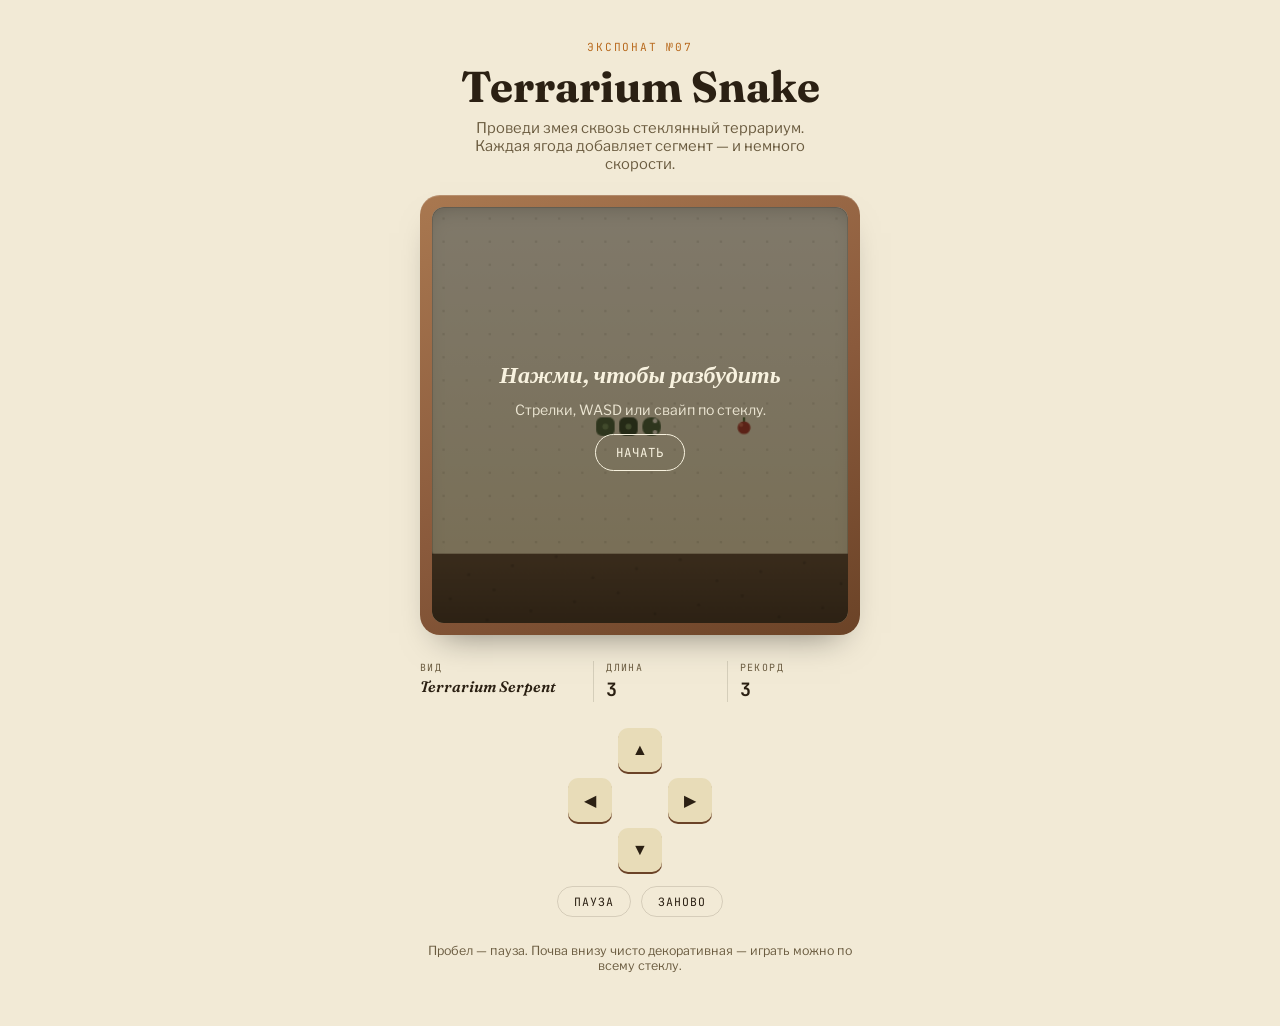
<file: index.html>
<!doctype html>
<html lang="ru">
<head>
<meta charset="UTF-8">
<meta name="viewport" content="width=device-width, initial-scale=1.0">
<title>Terrarium Snake</title>
<link rel="preconnect" href="https://fonts.googleapis.com">
<link rel="stylesheet" href="https://fonts.googleapis.com/css2?family=Fraunces:ital,opsz,wght@0,9..144,600;0,9..144,700;1,9..144,600&family=Libre+Franklin:wght@400;500;600&family=JetBrains+Mono:wght@500;700&display=swap">
<link rel="stylesheet" href="css/style.css">
</head>
<body>
  <div class="page">
    <header>
      <div class="eyebrow">Экспонат №07</div>
      <h1>Terrarium Snake</h1>
      <p class="sub">Проведи змея сквозь стеклянный террариум. Каждая ягода добавляет сегмент — и немного скорости.</p>
    </header>

    <div class="terrarium">
      <div class="glass">
        <canvas id="board" width="360" height="360" aria-label="Игровое поле"></canvas>
        <div class="overlay" id="overlay">
          <h2 id="overlayTitle">Нажми, чтобы разбудить</h2>
          <p id="overlayText">Стрелки, WASD или свайп по стеклу.</p>
          <button class="go-btn" id="overlayBtn">Начать</button>
        </div>
      </div>
    </div>

    <div class="placard">
      <div class="stat">
        <span class="stat-label">Вид</span>
        <span class="stat-value species">Terrarium Serpent</span>
      </div>
      <div class="stat">
        <span class="stat-label">Длина</span>
        <span class="stat-value" id="statLength">3</span>
      </div>
      <div class="stat">
        <span class="stat-label">Рекорд</span>
        <span class="stat-value" id="statBest">3</span>
      </div>
    </div>

    <div class="controls">
      <div class="dpad">
        <button class="up" aria-label="Вверх" data-dir="0,-1">&#9650;</button>
        <button class="left" aria-label="Влево" data-dir="-1,0">&#9664;</button>
        <button class="right" aria-label="Вправо" data-dir="1,0">&#9654;</button>
        <button class="down" aria-label="Вниз" data-dir="0,1">&#9660;</button>
      </div>
      <div class="textbtns">
        <button id="pauseBtn" type="button">Пауза</button>
        <button id="restartBtn" type="button">Заново</button>
      </div>
      <p class="hint">Пробел — пауза. Почва внизу чисто декоративная — играть можно по всему стеклу.</p>
    </div>
  </div>

  <script src="js/game.js"></script>
</body>
</html>
</file>
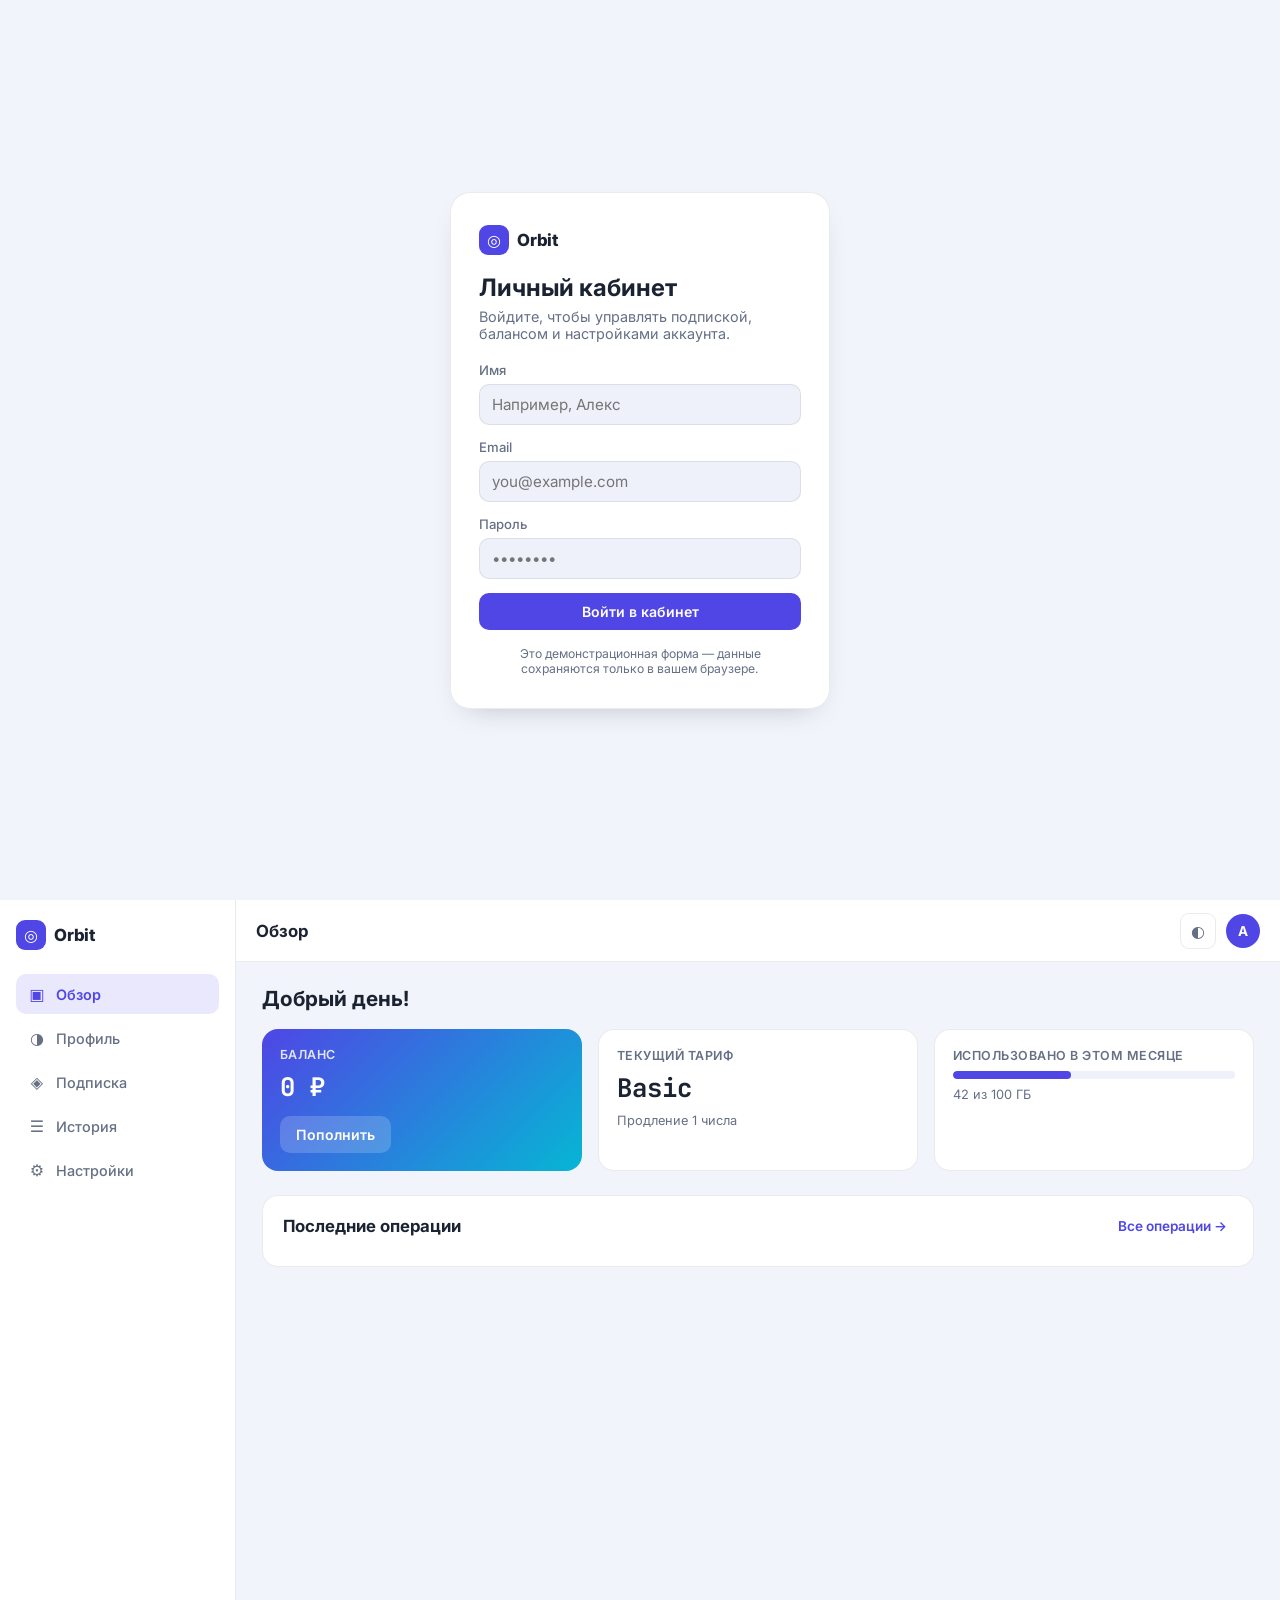
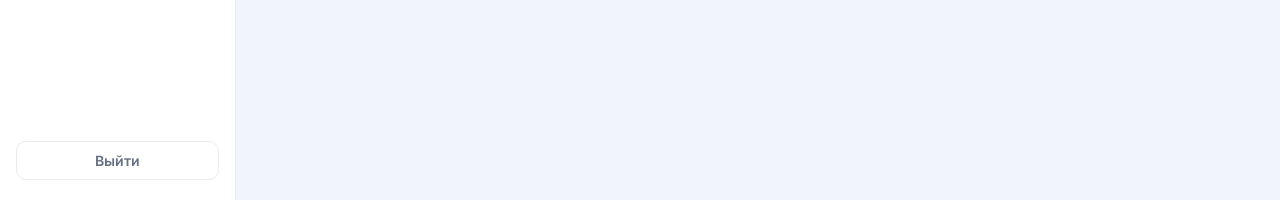
<file: dashboard/index.html>
<!doctype html>
<html lang="ru">
<head>
<meta charset="UTF-8">
<meta name="viewport" content="width=device-width, initial-scale=1.0">
<title>Orbit — Личный кабинет</title>
<link rel="preconnect" href="https://fonts.googleapis.com">
<link rel="stylesheet" href="https://fonts.googleapis.com/css2?family=Inter:wght@400;500;600;700;800&family=JetBrains+Mono:wght@500;700&display=swap">
<link rel="stylesheet" href="css/style.css">
</head>
<body>

  <!-- Экран входа -->
  <div class="auth" id="authScreen">
    <div class="auth-card">
      <div class="brand">
        <span class="brand-mark">◎</span>
        <span class="brand-name">Orbit</span>
      </div>
      <h1>Личный кабинет</h1>
      <p class="auth-sub">Войдите, чтобы управлять подпиской, балансом и настройками аккаунта.</p>

      <form id="loginForm" class="auth-form">
        <label>
          <span>Имя</span>
          <input type="text" id="loginName" placeholder="Например, Алекс" required>
        </label>
        <label>
          <span>Email</span>
          <input type="email" id="loginEmail" placeholder="you@example.com" required>
        </label>
        <label>
          <span>Пароль</span>
          <input type="password" id="loginPassword" placeholder="••••••••" required minlength="4">
        </label>
        <button type="submit" class="btn btn-primary btn-block">Войти в кабинет</button>
      </form>
      <p class="auth-hint">Это демонстрационная форма — данные сохраняются только в вашем браузере.</p>
    </div>
  </div>

  <!-- Кабинет -->
  <div class="app" id="app" hidden>
    <div class="sidebar-backdrop" id="sidebarBackdrop"></div>
    <aside class="sidebar">
      <div class="brand">
        <span class="brand-mark">◎</span>
        <span class="brand-name">Orbit</span>
      </div>
      <nav class="nav" id="nav">
        <button class="nav-item active" data-view="overview">
          <span class="nav-icon">▣</span> Обзор
        </button>
        <button class="nav-item" data-view="profile">
          <span class="nav-icon">◑</span> Профиль
        </button>
        <button class="nav-item" data-view="subscription">
          <span class="nav-icon">◈</span> Подписка
        </button>
        <button class="nav-item" data-view="history">
          <span class="nav-icon">☰</span> История
        </button>
        <button class="nav-item" data-view="settings">
          <span class="nav-icon">⚙</span> Настройки
        </button>
      </nav>
      <button class="btn btn-ghost btn-block" id="logoutBtn">Выйти</button>
    </aside>

    <div class="main">
      <header class="topbar">
        <button class="icon-btn" id="menuBtn" aria-label="Меню">☰</button>
        <div class="topbar-title" id="viewTitle">Обзор</div>
        <div class="topbar-actions">
          <button class="icon-btn" id="themeBtn" aria-label="Тема">◐</button>
          <div class="avatar" id="topAvatar">A</div>
        </div>
      </header>

      <main class="content">

        <!-- Обзор -->
        <section class="view active" data-view="overview">
          <p class="greeting" id="greeting">Добрый день!</p>

          <div class="cards-row">
            <div class="card card-balance">
              <span class="card-label">Баланс</span>
              <span class="card-value" id="balanceValue">0 ₽</span>
              <button class="btn btn-light" id="topUpBtn">Пополнить</button>
            </div>
            <div class="card">
              <span class="card-label">Текущий тариф</span>
              <span class="card-value" id="planName">Basic</span>
              <span class="card-note" id="planRenew">Продление 1 числа</span>
            </div>
            <div class="card">
              <span class="card-label">Использовано в этом месяце</span>
              <div class="progress"><div class="progress-fill" id="usageFill" style="width:42%"></div></div>
              <span class="card-note" id="usageText">42 из 100 ГБ</span>
            </div>
          </div>

          <div class="panel">
            <div class="panel-head">
              <h2>Последние операции</h2>
              <button class="link-btn" data-goto="history">Все операции →</button>
            </div>
            <ul class="tx-list" id="recentTx"></ul>
          </div>
        </section>

        <!-- Профиль -->
        <section class="view" data-view="profile">
          <div class="panel panel-narrow">
            <h2>Данные профиля</h2>
            <form id="profileForm" class="form-grid">
              <label>
                <span>Имя</span>
                <input type="text" id="profileName" required>
              </label>
              <label>
                <span>Email</span>
                <input type="email" id="profileEmail" required>
              </label>
              <label>
                <span>Телефон</span>
                <input type="tel" id="profilePhone" placeholder="+7 900 000-00-00">
              </label>
              <button type="submit" class="btn btn-primary">Сохранить изменения</button>
              <span class="save-note" id="profileSaved" hidden>Сохранено ✓</span>
            </form>
          </div>
        </section>

        <!-- Подписка -->
        <section class="view" data-view="subscription">
          <div class="panel">
            <h2>Тарифные планы</h2>
            <div class="plans" id="plans"></div>
          </div>
        </section>

        <!-- История -->
        <section class="view" data-view="history">
          <div class="panel">
            <h2>История операций</h2>
            <div class="table-wrap">
              <table class="tx-table">
                <thead>
                  <tr><th>Дата</th><th>Описание</th><th>Сумма</th><th>Статус</th></tr>
                </thead>
                <tbody id="txTableBody"></tbody>
              </table>
            </div>
          </div>
        </section>

        <!-- Настройки -->
        <section class="view" data-view="settings">
          <div class="panel panel-narrow">
            <h2>Оформление</h2>
            <div class="setting-row">
              <div>
                <strong>Тёмная тема</strong>
                <p>Переключение между светлым и тёмным оформлением.</p>
              </div>
              <label class="switch">
                <input type="checkbox" id="darkModeToggle">
                <span class="switch-track"></span>
              </label>
            </div>
          </div>

          <div class="panel panel-narrow">
            <h2>Уведомления</h2>
            <div class="setting-row">
              <div><strong>Email-уведомления</strong><p>Счета, продление подписки, новости.</p></div>
              <label class="switch">
                <input type="checkbox" id="notifyEmail" checked>
                <span class="switch-track"></span>
              </label>
            </div>
            <div class="setting-row">
              <div><strong>SMS-уведомления</strong><p>Важные предупреждения по аккаунту.</p></div>
              <label class="switch">
                <input type="checkbox" id="notifySms">
                <span class="switch-track"></span>
              </label>
            </div>
          </div>

          <div class="panel panel-narrow">
            <h2>Опасная зона</h2>
            <div class="setting-row">
              <div><strong>Удалить аккаунт</strong><p>Полностью очистит демо-данные в этом браузере.</p></div>
              <button class="btn btn-danger" id="deleteAccountBtn">Удалить</button>
            </div>
          </div>
        </section>

      </main>
    </div>
  </div>

  <div class="toast" id="toast" hidden></div>

  <script src="js/app.js"></script>
</body>
</html>
</file>
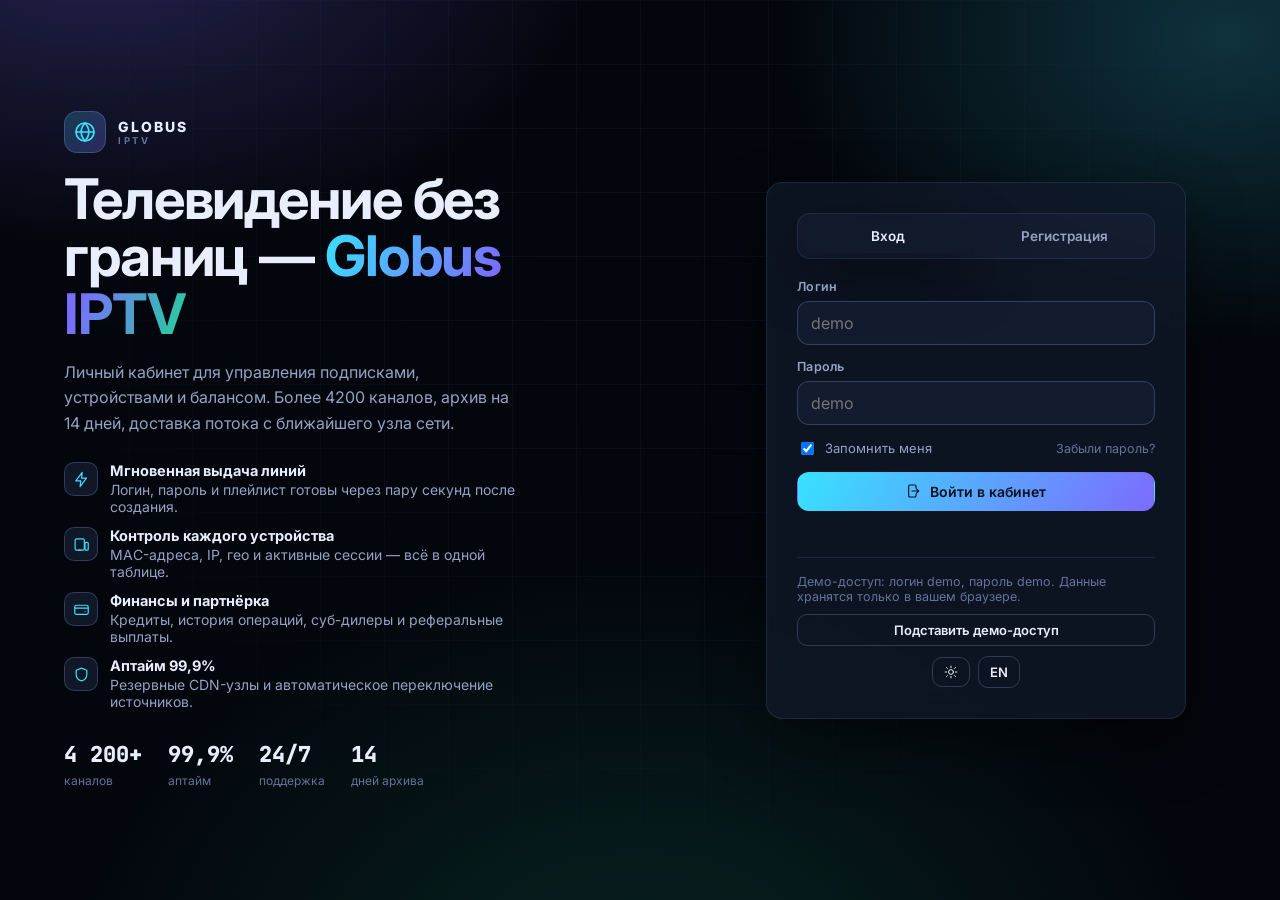
<file: globus-iptv/index.html>
<!doctype html>
<html lang="ru" data-theme="dark">
<head>
<meta charset="UTF-8">
<meta name="viewport" content="width=device-width, initial-scale=1.0">
<meta name="description" content="Globus IPTV — личный кабинет: подписки, каналы, плейлисты, устройства, финансы и поддержка в одной панели.">
<meta name="theme-color" content="#05080f">
<title>Globus IPTV — панель управления</title>
<link rel="icon" href="data:image/svg+xml,%3Csvg xmlns='http://www.w3.org/2000/svg' viewBox='0 0 24 24' fill='none' stroke='%2338e1ff' stroke-width='1.8'%3E%3Ccircle cx='12' cy='12' r='9'/%3E%3Cpath d='M3 12h18M12 3c2.5 2.7 3.8 5.8 3.8 9S14.5 18.3 12 21c-2.5-2.7-3.8-5.8-3.8-9S9.5 5.7 12 3z'/%3E%3C/svg%3E">
<link rel="preconnect" href="https://fonts.googleapis.com">
<link rel="preconnect" href="https://fonts.gstatic.com" crossorigin>
<link rel="stylesheet" href="https://fonts.googleapis.com/css2?family=Inter:wght@400;500;600;700;800&family=JetBrains+Mono:wght@500;700;800&display=swap">
<link rel="stylesheet" href="css/style.css">
</head>
<body>
  <noscript>
    <div style="padding:40px;max-width:640px;margin:0 auto">
      <h1>Globus IPTV</h1>
      <p>Для работы панели управления нужен включённый JavaScript.</p>
    </div>
  </noscript>

  <script src="js/data.js"></script>
  <script src="js/i18n.js"></script>
  <script src="js/ui.js"></script>
  <script src="js/views-core.js"></script>
  <script src="js/views-more.js"></script>
  <script src="js/app.js"></script>
</body>
</html>
</file>
<file: css/style.css>
:root {
  --bg: #f2ead6;
  --surface: #e8dcb8;
  --ink: #2b2013;
  --ink-soft: #6b5c40;
  --moss: #435c34;
  --moss-dark: #2f4224;
  --moss-belly: #6e8a55;
  --amber: #b96b1f;
  --clay: #8a5a3c;
  --clay-dark: #6b4327;
  --clay-light: #a97850;
  --dew: rgba(43, 32, 19, 0.14);
  --glass-top: #f8f2df;
  --glass-bottom: #e6d8ab;
  --soil: #5c4630;
  --soil-dark: #40301f;
  --berry: #a83226;
  --berry-shine: #d1614a;
  --berry-leaf: #55703a;
  --focus: #b96b1f;
  --overlay-bg: rgba(30, 22, 12, 0.55);
  --overlay-ink: #f8f2df;
}

@media (prefers-color-scheme: dark) {
  :root:not([data-theme="light"]) {
    --bg: #11160d;
    --surface: #1c2416;
    --ink: #ecdfc0;
    --ink-soft: #ab9c78;
    --moss: #74a355;
    --moss-dark: #4c6d38;
    --moss-belly: #93b56f;
    --amber: #eaa64c;
    --clay: #a97b52;
    --clay-dark: #6b4c30;
    --clay-light: #c79865;
    --dew: rgba(236, 223, 192, 0.10);
    --glass-top: #202a19;
    --glass-bottom: #12180d;
    --soil: #2a2013;
    --soil-dark: #171106;
    --berry: #d9503f;
    --berry-shine: #ea7a63;
    --berry-leaf: #7fa858;
    --focus: #eaa64c;
    --overlay-bg: rgba(10, 12, 6, 0.62);
    --overlay-ink: #f4ecd6;
  }
}

:root[data-theme="dark"] {
  --bg: #11160d;
  --surface: #1c2416;
  --ink: #ecdfc0;
  --ink-soft: #ab9c78;
  --moss: #74a355;
  --moss-dark: #4c6d38;
  --moss-belly: #93b56f;
  --amber: #eaa64c;
  --clay: #a97b52;
  --clay-dark: #6b4c30;
  --clay-light: #c79865;
  --dew: rgba(236, 223, 192, 0.10);
  --glass-top: #202a19;
  --glass-bottom: #12180d;
  --soil: #2a2013;
  --soil-dark: #171106;
  --berry: #d9503f;
  --berry-shine: #ea7a63;
  --berry-leaf: #7fa858;
  --focus: #eaa64c;
  --overlay-bg: rgba(10, 12, 6, 0.62);
  --overlay-ink: #f4ecd6;
}

* { box-sizing: border-box; }

body {
  margin: 0;
  background: var(--bg);
  color: var(--ink);
  font-family: "Libre Franklin", ui-sans-serif, system-ui, sans-serif;
  display: flex;
  justify-content: center;
  padding-inline: 20px;
  padding-block: 40px;
  min-height: 100dvh;
}

.page {
  width: 100%;
  max-width: 440px;
  display: flex;
  flex-direction: column;
  align-items: center;
  gap: 22px;
}

header {
  text-align: center;
  display: flex;
  flex-direction: column;
  gap: 6px;
}

.eyebrow {
  font-family: "JetBrains Mono", ui-monospace, monospace;
  font-size: 0.7rem;
  letter-spacing: 0.16em;
  text-transform: uppercase;
  color: var(--amber);
}

h1 {
  font-family: "Fraunces", Georgia, serif;
  font-weight: 700;
  font-size: clamp(2rem, 8vw, 2.7rem);
  margin: 0;
  text-wrap: balance;
}

.sub {
  color: var(--ink-soft);
  font-size: 0.92rem;
  max-width: 34ch;
  margin: 0 auto;
}

.terrarium {
  position: relative;
  width: 100%;
  padding: 12px;
  border-radius: 20px;
  background: linear-gradient(155deg, var(--clay-light), var(--clay) 55%, var(--clay-dark));
  box-shadow: 0 18px 34px -20px rgba(0, 0, 0, 0.5), inset 0 1px 0 rgba(255, 255, 255, 0.18);
}

.glass {
  position: relative;
  border-radius: 12px;
  overflow: hidden;
  background: linear-gradient(180deg, var(--glass-top), var(--glass-bottom));
  box-shadow: inset 0 0 0 1px rgba(0, 0, 0, 0.15), inset 0 10px 24px -14px rgba(0, 0, 0, 0.35);
}

canvas {
  display: block;
  width: 100%;
  height: auto;
  aspect-ratio: 1 / 1;
  touch-action: none;
}

.overlay {
  position: absolute;
  inset: 0;
  display: flex;
  flex-direction: column;
  align-items: center;
  justify-content: center;
  gap: 12px;
  text-align: center;
  padding: 24px;
  background: var(--overlay-bg);
  color: var(--overlay-ink);
}

.overlay[hidden] { display: none; }

.overlay h2 {
  font-family: "Fraunces", Georgia, serif;
  font-style: italic;
  font-weight: 600;
  font-size: 1.5rem;
  margin: 0;
}

.overlay p {
  margin: 0;
  font-size: 0.88rem;
  opacity: 0.9;
  max-width: 26ch;
}

.go-btn {
  margin-top: 4px;
  font-family: "JetBrains Mono", ui-monospace, monospace;
  font-size: 0.78rem;
  letter-spacing: 0.08em;
  text-transform: uppercase;
  color: var(--overlay-ink);
  background: transparent;
  border: 1px solid var(--overlay-ink);
  border-radius: 999px;
  padding: 9px 20px;
  cursor: pointer;
}

.go-btn:hover { background: rgba(255, 255, 255, 0.12); }

.placard {
  width: 100%;
  display: grid;
  grid-template-columns: 1.3fr 1fr 1fr;
  gap: 0;
  padding-block: 4px;
}

.stat {
  display: flex;
  flex-direction: column;
  gap: 3px;
  padding-inline: 12px;
  border-left: 1px solid var(--dew);
}

.stat:first-child { border-left: none; padding-left: 0; }

.stat-label {
  font-family: "JetBrains Mono", ui-monospace, monospace;
  font-size: 0.62rem;
  letter-spacing: 0.14em;
  text-transform: uppercase;
  color: var(--ink-soft);
}

.stat-value {
  font-family: "JetBrains Mono", ui-monospace, monospace;
  font-variant-numeric: tabular-nums;
  font-size: 1.15rem;
  font-weight: 700;
}

.stat-value.species {
  font-family: "Fraunces", Georgia, serif;
  font-style: italic;
  font-weight: 600;
  font-size: 0.95rem;
}

.controls {
  display: flex;
  flex-direction: column;
  align-items: center;
  gap: 14px;
}

.dpad {
  display: grid;
  grid-template-columns: repeat(3, 44px);
  grid-template-rows: repeat(3, 44px);
  gap: 6px;
}

.dpad button {
  grid-column: var(--c);
  grid-row: var(--r);
  border: none;
  border-radius: 10px;
  background: var(--surface);
  color: var(--ink);
  font-size: 1rem;
  cursor: pointer;
  box-shadow: 0 2px 0 var(--clay-dark);
}

.dpad button:active { transform: translateY(1px); box-shadow: none; }
.dpad .up { --c: 2; --r: 1; }
.dpad .left { --c: 1; --r: 2; }
.dpad .right { --c: 3; --r: 2; }
.dpad .down { --c: 2; --r: 3; }

.textbtns { display: flex; gap: 10px; }

.textbtns button {
  font-family: "JetBrains Mono", ui-monospace, monospace;
  font-size: 0.72rem;
  letter-spacing: 0.08em;
  text-transform: uppercase;
  color: var(--ink);
  background: none;
  border: 1px solid var(--dew);
  border-radius: 999px;
  padding: 7px 16px;
  cursor: pointer;
}

.textbtns button:hover { border-color: var(--amber); color: var(--amber); }

button:focus-visible, .go-btn:focus-visible {
  outline: 2px solid var(--focus);
  outline-offset: 2px;
}

.hint {
  color: var(--ink-soft);
  font-size: 0.78rem;
  text-align: center;
}

@media (prefers-reduced-motion: reduce) {
  * { transition: none !important; animation: none !important; }
}
</file>
<file: dashboard/css/style.css>
:root {
  --bg: #f2f4fb;
  --surface: #ffffff;
  --surface-alt: #eef1fa;
  --ink: #1b2333;
  --ink-soft: #667085;
  --border: rgba(27, 35, 51, 0.09);
  --primary: #4f46e5;
  --primary-dark: #4338ca;
  --primary-soft: rgba(79, 70, 229, 0.12);
  --accent: #06b6d4;
  --success: #16a34a;
  --success-soft: rgba(22, 163, 74, 0.12);
  --warning: #d97706;
  --warning-soft: rgba(217, 119, 6, 0.14);
  --danger: #dc2626;
  --danger-soft: rgba(220, 38, 38, 0.1);
  --shadow: 0 12px 30px -18px rgba(27, 35, 51, 0.35);
}

@media (prefers-color-scheme: dark) {
  :root:not([data-theme="light"]) {
    --bg: #0f1220;
    --surface: #161a2c;
    --surface-alt: #1d2237;
    --ink: #eef0f8;
    --ink-soft: #9aa1b8;
    --border: rgba(238, 240, 248, 0.08);
    --primary: #818cf8;
    --primary-dark: #6366f1;
    --primary-soft: rgba(129, 140, 248, 0.16);
    --accent: #22d3ee;
    --success: #4ade80;
    --success-soft: rgba(74, 222, 128, 0.14);
    --warning: #fbbf24;
    --warning-soft: rgba(251, 191, 36, 0.14);
    --danger: #f87171;
    --danger-soft: rgba(248, 113, 113, 0.14);
    --shadow: 0 12px 30px -16px rgba(0, 0, 0, 0.6);
  }
}

:root[data-theme="dark"] {
  --bg: #0f1220;
  --surface: #161a2c;
  --surface-alt: #1d2237;
  --ink: #eef0f8;
  --ink-soft: #9aa1b8;
  --border: rgba(238, 240, 248, 0.08);
  --primary: #818cf8;
  --primary-dark: #6366f1;
  --primary-soft: rgba(129, 140, 248, 0.16);
  --accent: #22d3ee;
  --success: #4ade80;
  --success-soft: rgba(74, 222, 128, 0.14);
  --warning: #fbbf24;
  --warning-soft: rgba(251, 191, 36, 0.14);
  --danger: #f87171;
  --danger-soft: rgba(248, 113, 113, 0.14);
  --shadow: 0 12px 30px -16px rgba(0, 0, 0, 0.6);
}

* { box-sizing: border-box; }

body {
  margin: 0;
  background: var(--bg);
  color: var(--ink);
  font-family: "Inter", ui-sans-serif, system-ui, sans-serif;
  min-height: 100dvh;
}

button, input { font-family: inherit; }

.brand { display: flex; align-items: center; gap: 8px; }
.brand-mark {
  display: grid; place-items: center;
  width: 30px; height: 30px;
  border-radius: 9px;
  background: var(--primary);
  color: #fff;
  font-size: 1rem;
}
.brand-name { font-weight: 800; font-size: 1.05rem; letter-spacing: -0.01em; }

/* ---------- Auth screen ---------- */
.auth {
  min-height: 100dvh;
  display: flex;
  align-items: center;
  justify-content: center;
  padding: 24px;
}

.auth-card {
  width: 100%;
  max-width: 380px;
  background: var(--surface);
  border: 1px solid var(--border);
  border-radius: 20px;
  padding: 32px 28px;
  box-shadow: var(--shadow);
}

.auth-card h1 {
  font-size: 1.5rem;
  margin: 18px 0 6px;
}

.auth-sub {
  color: var(--ink-soft);
  font-size: 0.9rem;
  margin: 0 0 20px;
}

.auth-form { display: flex; flex-direction: column; gap: 14px; }

.auth-form label, .form-grid label {
  display: flex;
  flex-direction: column;
  gap: 6px;
  font-size: 0.82rem;
  color: var(--ink-soft);
  font-weight: 500;
}

.auth-form input, .form-grid input {
  font-size: 0.95rem;
  color: var(--ink);
  background: var(--surface-alt);
  border: 1px solid var(--border);
  border-radius: 10px;
  padding: 10px 12px;
}

.auth-form input:focus, .form-grid input:focus {
  outline: 2px solid var(--primary);
  outline-offset: 1px;
}

.auth-hint {
  margin: 16px 0 0;
  font-size: 0.76rem;
  color: var(--ink-soft);
  text-align: center;
}

/* ---------- Buttons ---------- */
.btn {
  border: none;
  border-radius: 10px;
  padding: 10px 16px;
  font-size: 0.88rem;
  font-weight: 600;
  cursor: pointer;
}

.btn-block { width: 100%; }
.btn-primary { background: var(--primary); color: #fff; }
.btn-primary:hover { background: var(--primary-dark); }
.btn-light { background: rgba(255,255,255,0.18); color: #fff; }
.btn-light:hover { background: rgba(255,255,255,0.28); }
.btn-ghost { background: transparent; color: var(--ink-soft); border: 1px solid var(--border); }
.btn-ghost:hover { color: var(--ink); border-color: var(--ink-soft); }
.btn-danger { background: var(--danger-soft); color: var(--danger); }
.btn-danger:hover { background: var(--danger); color: #fff; }

/* ---------- App shell ---------- */
.app {
  display: flex;
  min-height: 100dvh;
}

.sidebar {
  width: 236px;
  flex-shrink: 0;
  background: var(--surface);
  border-right: 1px solid var(--border);
  padding: 20px 16px;
  display: flex;
  flex-direction: column;
  gap: 24px;
  position: sticky;
  top: 0;
  height: 100dvh;
}

.nav { display: flex; flex-direction: column; gap: 4px; flex: 1; }

.nav-item {
  display: flex;
  align-items: center;
  gap: 10px;
  text-align: left;
  background: none;
  border: none;
  color: var(--ink-soft);
  font-size: 0.9rem;
  font-weight: 500;
  padding: 10px 12px;
  border-radius: 10px;
  cursor: pointer;
}

.nav-item:hover { background: var(--surface-alt); color: var(--ink); }
.nav-item.active { background: var(--primary-soft); color: var(--primary); font-weight: 600; }
.nav-icon { font-size: 1rem; width: 18px; text-align: center; }

.main { flex: 1; min-width: 0; display: flex; flex-direction: column; }

.topbar {
  height: 62px;
  flex-shrink: 0;
  display: flex;
  align-items: center;
  gap: 12px;
  padding: 0 20px;
  border-bottom: 1px solid var(--border);
  background: var(--surface);
  position: sticky;
  top: 0;
  z-index: 5;
}

.topbar-title { font-weight: 700; font-size: 1.05rem; flex: 1; }
.topbar-actions { display: flex; align-items: center; gap: 10px; }

.icon-btn {
  width: 36px; height: 36px;
  border-radius: 9px;
  border: 1px solid var(--border);
  background: var(--surface);
  color: var(--ink-soft);
  cursor: pointer;
  font-size: 1rem;
}
.icon-btn:hover { color: var(--ink); }

#menuBtn { display: none; }

.avatar {
  width: 34px; height: 34px;
  border-radius: 50%;
  background: var(--primary);
  color: #fff;
  display: grid;
  place-items: center;
  font-weight: 700;
  font-size: 0.85rem;
}

.content { padding: 24px; max-width: 1040px; width: 100%; margin: 0 auto; }

.greeting { font-size: 1.3rem; font-weight: 700; margin: 0 0 18px; }

.view { display: none; }
.view.active { display: block; }

/* ---------- Cards ---------- */
.cards-row {
  display: grid;
  grid-template-columns: repeat(3, 1fr);
  gap: 16px;
  margin-bottom: 24px;
}

.card {
  background: var(--surface);
  border: 1px solid var(--border);
  border-radius: 16px;
  padding: 18px;
  display: flex;
  flex-direction: column;
  gap: 8px;
}

.card-balance {
  background: linear-gradient(135deg, var(--primary), var(--accent));
  color: #fff;
  border: none;
}

.card-balance .card-label { color: rgba(255,255,255,0.85); }
.card-balance .btn { align-self: flex-start; margin-top: 4px; }

.card-label { font-size: 0.78rem; color: var(--ink-soft); font-weight: 600; text-transform: uppercase; letter-spacing: 0.04em; }
.card-value { font-family: "JetBrains Mono", ui-monospace, monospace; font-size: 1.6rem; font-weight: 700; }
.card-note { font-size: 0.8rem; color: var(--ink-soft); }

.progress { height: 8px; border-radius: 999px; background: var(--surface-alt); overflow: hidden; }
.progress-fill { height: 100%; background: var(--primary); border-radius: 999px; }

/* ---------- Panels ---------- */
.panel {
  background: var(--surface);
  border: 1px solid var(--border);
  border-radius: 16px;
  padding: 20px;
  margin-bottom: 20px;
}

.panel-narrow { max-width: 560px; }
.panel h2 { margin: 0 0 14px; font-size: 1.05rem; }

.panel-head { display: flex; align-items: center; justify-content: space-between; margin-bottom: 10px; }
.panel-head h2 { margin: 0; }

.link-btn { background: none; border: none; color: var(--primary); font-weight: 600; font-size: 0.85rem; cursor: pointer; }

.tx-list { list-style: none; margin: 0; padding: 0; display: flex; flex-direction: column; }

.tx-list li, .tx-row {
  display: flex;
  align-items: center;
  justify-content: space-between;
  gap: 12px;
  padding: 12px 0;
  border-bottom: 1px solid var(--border);
  font-size: 0.88rem;
}

.tx-list li:last-child { border-bottom: none; }

.tx-main { display: flex; flex-direction: column; gap: 2px; }
.tx-desc { font-weight: 600; }
.tx-date { color: var(--ink-soft); font-size: 0.78rem; }
.tx-amount { font-family: "JetBrains Mono", ui-monospace, monospace; font-weight: 700; }
.tx-amount.negative { color: var(--danger); }
.tx-amount.positive { color: var(--success); }

.badge {
  font-size: 0.72rem;
  font-weight: 700;
  padding: 3px 9px;
  border-radius: 999px;
  text-transform: uppercase;
  letter-spacing: 0.03em;
}
.badge-success { background: var(--success-soft); color: var(--success); }
.badge-warning { background: var(--warning-soft); color: var(--warning); }

/* ---------- Forms ---------- */
.form-grid { display: flex; flex-direction: column; gap: 14px; max-width: 360px; }
.save-note { color: var(--success); font-size: 0.85rem; font-weight: 600; }

/* ---------- Plans ---------- */
.plans {
  display: grid;
  grid-template-columns: repeat(3, 1fr);
  gap: 16px;
}

.plan {
  border: 1px solid var(--border);
  border-radius: 14px;
  padding: 18px;
  display: flex;
  flex-direction: column;
  gap: 10px;
}

.plan.current { border-color: var(--primary); box-shadow: 0 0 0 1px var(--primary) inset; }

.plan-name { font-weight: 700; font-size: 1rem; }
.plan-price { font-family: "JetBrains Mono", ui-monospace, monospace; font-size: 1.4rem; font-weight: 700; }
.plan-price span { font-size: 0.8rem; color: var(--ink-soft); font-weight: 500; }

.plan-features { list-style: none; margin: 0; padding: 0; display: flex; flex-direction: column; gap: 6px; font-size: 0.84rem; color: var(--ink-soft); flex: 1; }
.plan-features li::before { content: "✓ "; color: var(--success); font-weight: 700; }

/* ---------- Table ---------- */
.table-wrap { overflow-x: auto; }
.tx-table { width: 100%; border-collapse: collapse; font-size: 0.88rem; }
.tx-table th { text-align: left; color: var(--ink-soft); font-size: 0.75rem; text-transform: uppercase; letter-spacing: 0.04em; padding: 8px 10px; border-bottom: 1px solid var(--border); }
.tx-table td { padding: 10px; border-bottom: 1px solid var(--border); white-space: nowrap; }

/* ---------- Settings ---------- */
.setting-row {
  display: flex;
  align-items: center;
  justify-content: space-between;
  gap: 16px;
  padding: 14px 0;
  border-bottom: 1px solid var(--border);
}
.setting-row:last-child { border-bottom: none; }
.setting-row p { margin: 2px 0 0; font-size: 0.82rem; color: var(--ink-soft); }

.switch { position: relative; display: inline-block; width: 42px; height: 24px; flex-shrink: 0; }
.switch input { opacity: 0; width: 0; height: 0; }
.switch-track {
  position: absolute; inset: 0;
  background: var(--surface-alt);
  border: 1px solid var(--border);
  border-radius: 999px;
  transition: background 0.15s;
  cursor: pointer;
}
.switch-track::before {
  content: "";
  position: absolute;
  width: 18px; height: 18px;
  left: 2px; top: 2px;
  background: #fff;
  border-radius: 50%;
  transition: transform 0.15s;
  box-shadow: 0 1px 3px rgba(0,0,0,0.3);
}
.switch input:checked + .switch-track { background: var(--primary); }
.switch input:checked + .switch-track::before { transform: translateX(18px); }

/* ---------- Toast ---------- */
.toast {
  position: fixed;
  bottom: 24px;
  left: 50%;
  transform: translateX(-50%);
  background: var(--ink);
  color: var(--bg);
  padding: 10px 18px;
  border-radius: 10px;
  font-size: 0.85rem;
  font-weight: 600;
  box-shadow: var(--shadow);
  z-index: 20;
}
.toast[hidden] { display: none; }

/* ---------- Responsive ---------- */
@media (max-width: 860px) {
  .cards-row, .plans { grid-template-columns: 1fr; }
}

.sidebar-backdrop { display: none; }

@media (max-width: 720px) {
  .sidebar {
    position: fixed;
    inset: 0 30% 0 0;
    z-index: 30;
    transform: translateX(-100%);
    transition: transform 0.2s;
    box-shadow: var(--shadow);
  }
  .sidebar.open { transform: translateX(0); }

  .sidebar-backdrop {
    display: block;
    position: fixed;
    inset: 0;
    background: rgba(9, 12, 24, 0.45);
    z-index: 25;
    opacity: 0;
    pointer-events: none;
    transition: opacity 0.2s;
  }
  .sidebar-backdrop.open { opacity: 1; pointer-events: auto; }

  #menuBtn { display: inline-flex; align-items: center; justify-content: center; }
  .content { padding: 16px; }
}

@media (prefers-reduced-motion: reduce) {
  * { transition: none !important; animation: none !important; }
}
</file>
<file: globus-iptv/css/style.css>
/* Globus IPTV — панель управления. Тёмная тема по умолчанию, светлая через [data-theme="light"]. */

:root {
  --bg: #05080f;
  --bg-deep: #03060c;
  --panel: rgba(17, 25, 42, 0.72);
  --panel-solid: #111a2b;
  --panel-2: rgba(23, 33, 54, 0.65);
  --line: rgba(130, 160, 220, 0.14);
  --line-strong: rgba(130, 160, 220, 0.28);
  --text: #e8eefc;
  --text-dim: #93a3c4;
  --text-mute: #63739a;
  --accent: #38e1ff;
  --accent-2: #7c6bff;
  --accent-3: #22d39a;
  --warn: #ffb020;
  --danger: #ff5c7a;
  --ok: #22d39a;
  --radius: 16px;
  --radius-sm: 10px;
  --shadow: 0 24px 60px rgba(0, 0, 0, 0.45);
  --glow: 0 0 0 1px rgba(56, 225, 255, 0.16), 0 18px 44px rgba(56, 225, 255, 0.08);
  --font: "Inter", "Segoe UI", system-ui, -apple-system, sans-serif;
  --mono: "JetBrains Mono", ui-monospace, "SF Mono", Menlo, monospace;
  --sidebar-w: 258px;
}

[data-theme="light"] {
  --bg: #eef2fa;
  --bg-deep: #e3e9f6;
  --panel: rgba(255, 255, 255, 0.86);
  --panel-solid: #ffffff;
  --panel-2: rgba(255, 255, 255, 0.7);
  --line: rgba(20, 40, 90, 0.1);
  --line-strong: rgba(20, 40, 90, 0.2);
  --text: #0e1730;
  --text-dim: #4a5878;
  --text-mute: #7b88a6;
  --accent: #0d8fd6;
  --accent-2: #6a4dff;
  --shadow: 0 18px 44px rgba(24, 44, 90, 0.14);
  --glow: 0 0 0 1px rgba(13, 143, 214, 0.18), 0 14px 34px rgba(13, 143, 214, 0.1);
}

* { box-sizing: border-box; }

html, body { height: 100%; }

body {
  margin: 0;
  font-family: var(--font);
  background: var(--bg);
  color: var(--text);
  -webkit-font-smoothing: antialiased;
  overflow-x: hidden;
}

/* Космический фон: две «авроры» и сетка меридианов. */
body::before {
  content: "";
  position: fixed;
  inset: 0;
  z-index: -2;
  background:
    radial-gradient(820px 520px at 8% -8%, rgba(124, 107, 255, 0.28), transparent 62%),
    radial-gradient(760px 520px at 96% 4%, rgba(56, 225, 255, 0.2), transparent 60%),
    radial-gradient(900px 700px at 50% 112%, rgba(34, 211, 154, 0.14), transparent 66%),
    var(--bg-deep);
}

body::after {
  content: "";
  position: fixed;
  inset: 0;
  z-index: -1;
  pointer-events: none;
  opacity: 0.5;
  background-image:
    linear-gradient(var(--line) 1px, transparent 1px),
    linear-gradient(90deg, var(--line) 1px, transparent 1px);
  background-size: 64px 64px;
  mask-image: radial-gradient(circle at 50% 30%, #000 0%, transparent 78%);
}

a { color: inherit; text-decoration: none; }
button, input, select, textarea { font: inherit; color: inherit; }
::-webkit-scrollbar { width: 10px; height: 10px; }
::-webkit-scrollbar-thumb { background: var(--line-strong); border-radius: 20px; }
::-webkit-scrollbar-track { background: transparent; }

/* ---------- Общие элементы ---------- */

.btn {
  display: inline-flex;
  align-items: center;
  gap: 8px;
  padding: 10px 16px;
  border-radius: 12px;
  border: 1px solid var(--line-strong);
  background: var(--panel-2);
  color: var(--text);
  cursor: pointer;
  font-weight: 600;
  font-size: 14px;
  transition: transform .12s ease, box-shadow .2s ease, background .2s ease, border-color .2s ease;
  white-space: nowrap;
}
.btn:hover { transform: translateY(-1px); border-color: var(--accent); box-shadow: var(--glow); }
.btn:active { transform: translateY(0); }
.btn.primary {
  background: linear-gradient(120deg, var(--accent), var(--accent-2));
  border-color: transparent;
  color: #04101c;
}
[data-theme="light"] .btn.primary { color: #fff; }
.btn.ghost { background: transparent; }
.btn.danger { border-color: rgba(255, 92, 122, .45); color: var(--danger); }
.btn.sm { padding: 7px 11px; font-size: 13px; border-radius: 10px; }
.btn.icon { padding: 9px; border-radius: 11px; }
.btn[disabled] { opacity: .45; cursor: not-allowed; transform: none; }

.field { display: flex; flex-direction: column; gap: 7px; }
.field > label { font-size: 12.5px; color: var(--text-dim); font-weight: 600; letter-spacing: .02em; }
.input, .select, textarea.input {
  width: 100%;
  padding: 11px 13px;
  border-radius: 12px;
  background: var(--panel-2);
  border: 1px solid var(--line-strong);
  outline: none;
  transition: border-color .2s ease, box-shadow .2s ease;
}
.input:focus, .select:focus, textarea.input:focus { border-color: var(--accent); box-shadow: var(--glow); }
.select { appearance: none; cursor: pointer; background-image: none; }
textarea.input { resize: vertical; min-height: 92px; }
.hint { font-size: 12.5px; color: var(--text-mute); }

.badge {
  display: inline-flex;
  align-items: center;
  gap: 6px;
  padding: 4px 10px;
  border-radius: 999px;
  font-size: 12px;
  font-weight: 700;
  letter-spacing: .02em;
  border: 1px solid transparent;
}
.badge.ok { background: rgba(34, 211, 154, .14); color: var(--ok); border-color: rgba(34, 211, 154, .3); }
.badge.warn { background: rgba(255, 176, 32, .14); color: var(--warn); border-color: rgba(255, 176, 32, .3); }
.badge.dead { background: rgba(255, 92, 122, .14); color: var(--danger); border-color: rgba(255, 92, 122, .3); }
.badge.mute { background: var(--panel-2); color: var(--text-dim); border-color: var(--line-strong); }
.badge.accent { background: rgba(56, 225, 255, .14); color: var(--accent); border-color: rgba(56, 225, 255, .32); }
.dot { width: 7px; height: 7px; border-radius: 50%; background: currentColor; }
.dot.live { box-shadow: 0 0 0 0 currentColor; animation: pulse 1.8s infinite; }
@keyframes pulse {
  0% { box-shadow: 0 0 0 0 rgba(34, 211, 154, .5); }
  70% { box-shadow: 0 0 0 7px rgba(34, 211, 154, 0); }
  100% { box-shadow: 0 0 0 0 rgba(34, 211, 154, 0); }
}

.card {
  background: var(--panel);
  border: 1px solid var(--line);
  border-radius: var(--radius);
  backdrop-filter: blur(16px);
  box-shadow: var(--shadow);
}
.card-head {
  display: flex;
  align-items: center;
  justify-content: space-between;
  gap: 14px;
  padding: 16px 20px;
  border-bottom: 1px solid var(--line);
  flex-wrap: wrap;
}
.card-head h3 { margin: 0; font-size: 15px; letter-spacing: .01em; }
.card-head .sub { margin: 2px 0 0; font-size: 12.5px; color: var(--text-mute); }
.card-body { padding: 18px 20px; }

.mono { font-family: var(--mono); font-size: 13px; }
.muted { color: var(--text-mute); }
.nowrap { white-space: nowrap; }
.grid { display: grid; gap: 16px; }
/* Дети grid-контейнеров по умолчанию не сжимаются ниже своего содержимого —
   из-за широких svg и таблиц это ломало вёрстку на телефоне. */
.page > *, .grid > *, .split > *, .split-3 > *, .kpis > *, .card, .main { min-width: 0; }
.row { display: flex; align-items: center; gap: 10px; }
.row.wrap { flex-wrap: wrap; }
.spacer { flex: 1; }

/* ---------- Экран входа ---------- */

.auth {
  min-height: 100vh;
  display: grid;
  grid-template-columns: 1.05fr 0.95fr;
  align-items: center;
}
.auth-promo { padding: 48px clamp(24px, 5vw, 78px); }
.auth-form-wrap { padding: 32px clamp(20px, 4vw, 56px); display: flex; justify-content: center; }
.auth-card { width: min(420px, 100%); padding: 30px; }
.auth h1 { font-size: clamp(34px, 4.4vw, 56px); line-height: 1.03; margin: 18px 0 14px; letter-spacing: -.02em; }
.auth h1 span { background: linear-gradient(110deg, var(--accent), var(--accent-2) 60%, var(--accent-3)); -webkit-background-clip: text; background-clip: text; color: transparent; }
.auth p.lead { color: var(--text-dim); font-size: 16px; max-width: 46ch; line-height: 1.6; }
.promo-list { display: grid; gap: 12px; margin: 26px 0 0; padding: 0; list-style: none; max-width: 460px; }
.promo-list li { display: flex; gap: 12px; align-items: flex-start; font-size: 14px; color: var(--text-dim); }
.promo-list b { color: var(--text); display: block; font-size: 14.5px; margin-bottom: 2px; }
.promo-list .ico {
  width: 34px; height: 34px; flex: none; border-radius: 10px;
  display: grid; place-items: center;
  background: var(--panel-2); border: 1px solid var(--line-strong); color: var(--accent);
}
.auth-stats { display: flex; gap: 26px; margin-top: 30px; flex-wrap: wrap; }
.auth-stats div span { display: block; font-size: 22px; font-weight: 800; font-family: var(--mono); }
.auth-stats div small { color: var(--text-mute); font-size: 12px; }

.logo { display: inline-flex; align-items: center; gap: 12px; }
.logo-mark {
  width: 42px; height: 42px; border-radius: 13px; flex: none;
  display: grid; place-items: center;
  background: linear-gradient(140deg, rgba(56,225,255,.2), rgba(124,107,255,.28));
  border: 1px solid var(--line-strong);
  color: var(--accent);
}
.logo-text { font-weight: 800; letter-spacing: .14em; font-size: 14px; text-transform: uppercase; }
.logo-text small { display: block; letter-spacing: .28em; font-size: 9.5px; color: var(--text-mute); font-weight: 700; }

.tabs { display: flex; gap: 6px; padding: 5px; background: var(--panel-2); border: 1px solid var(--line); border-radius: 13px; }
.tabs button {
  flex: 1; padding: 9px; border: 0; background: transparent; border-radius: 9px;
  cursor: pointer; font-weight: 600; font-size: 13.5px; color: var(--text-dim);
}
.tabs button.on { background: var(--panel-solid); color: var(--text); box-shadow: var(--shadow); }

/* ---------- Каркас приложения ---------- */

.app { display: grid; grid-template-columns: var(--sidebar-w) 1fr; min-height: 100vh; }

.sidebar {
  border-right: 1px solid var(--line);
  background: var(--panel);
  backdrop-filter: blur(18px);
  padding: 20px 14px;
  display: flex;
  flex-direction: column;
  gap: 16px;
  position: sticky;
  top: 0;
  height: 100vh;
  overflow-y: auto;
  z-index: 40;
}
.nav { display: flex; flex-direction: column; gap: 3px; }
.nav-group { margin: 12px 10px 5px; font-size: 10.5px; letter-spacing: .18em; text-transform: uppercase; color: var(--text-mute); font-weight: 700; }
.nav a {
  display: flex; align-items: center; gap: 11px;
  padding: 10px 12px; border-radius: 11px;
  color: var(--text-dim); font-size: 14px; font-weight: 500;
  border: 1px solid transparent;
  transition: background .18s ease, color .18s ease, border-color .18s ease;
}
.nav a:hover { background: var(--panel-2); color: var(--text); }
.nav a.on {
  background: linear-gradient(100deg, rgba(56,225,255,.16), rgba(124,107,255,.12));
  color: var(--text);
  border-color: rgba(56,225,255,.28);
}
.nav a svg { flex: none; opacity: .9; }
.nav a .count { margin-left: auto; font-size: 11px; font-family: var(--mono); color: var(--text-mute); }
.nav a.on .count { color: var(--accent); }

.side-card {
  margin-top: auto;
  padding: 15px;
  border-radius: 14px;
  border: 1px solid var(--line-strong);
  background: linear-gradient(150deg, rgba(124,107,255,.18), rgba(56,225,255,.08));
}
.side-card h4 { margin: 0 0 6px; font-size: 13.5px; }
.side-card p { margin: 0 0 12px; font-size: 12.5px; color: var(--text-dim); line-height: 1.5; }

.main { display: flex; flex-direction: column; min-width: 0; }

.topbar {
  position: sticky; top: 0; z-index: 30;
  display: flex; align-items: center; gap: 12px;
  padding: 14px clamp(16px, 2.6vw, 30px);
  border-bottom: 1px solid var(--line);
  background: var(--panel);
  backdrop-filter: blur(18px);
}
.topbar h2 { margin: 0; font-size: 17px; letter-spacing: -.01em; }
.topbar .crumb { font-size: 12px; color: var(--text-mute); }
.search-btn {
  display: flex; align-items: center; gap: 9px;
  padding: 9px 13px; min-width: 210px;
  border-radius: 12px; border: 1px solid var(--line-strong);
  background: var(--panel-2); color: var(--text-mute); cursor: pointer; font-size: 13.5px;
}
.search-btn kbd {
  margin-left: auto; font-family: var(--mono); font-size: 11px;
  border: 1px solid var(--line-strong); border-radius: 6px; padding: 1px 5px;
}
.balance-chip {
  display: flex; align-items: center; gap: 9px;
  padding: 7px 13px; border-radius: 12px;
  border: 1px solid rgba(34,211,154,.3); background: rgba(34,211,154,.1);
}
.balance-chip b { font-family: var(--mono); font-size: 14px; }
.balance-chip small { color: var(--text-mute); font-size: 10.5px; display: block; letter-spacing: .1em; text-transform: uppercase; }

.avatar {
  width: 36px; height: 36px; border-radius: 11px; flex: none;
  display: grid; place-items: center; font-weight: 700; font-size: 13px;
  background: linear-gradient(140deg, var(--accent), var(--accent-2)); color: #04101c;
}
.icon-btn {
  position: relative;
  width: 38px; height: 38px; display: grid; place-items: center;
  border-radius: 11px; border: 1px solid var(--line-strong); background: var(--panel-2);
  cursor: pointer; color: var(--text-dim);
}
.icon-btn:hover { color: var(--text); border-color: var(--accent); }
.icon-btn .pip {
  position: absolute; top: 7px; right: 8px; width: 7px; height: 7px;
  border-radius: 50%; background: var(--danger); border: 2px solid var(--panel-solid);
}
.burger { display: none; }

.page { padding: clamp(16px, 2.6vw, 30px); display: grid; gap: 18px; align-content: start; }
.page-intro h1 { margin: 0 0 6px; font-size: clamp(21px, 2.6vw, 27px); letter-spacing: -.02em; }
.page-intro p { margin: 0; color: var(--text-dim); font-size: 14px; max-width: 72ch; line-height: 1.55; }

/* ---------- Плитки показателей ---------- */

.kpis { display: grid; grid-template-columns: repeat(auto-fit, minmax(215px, 1fr)); gap: 16px; }
.kpi { padding: 18px; position: relative; overflow: hidden; }
.kpi .kpi-top { display: flex; align-items: center; justify-content: space-between; gap: 10px; }
.kpi .label { font-size: 12.5px; color: var(--text-dim); font-weight: 600; }
.kpi .value { font-size: 28px; font-weight: 800; font-family: var(--mono); margin: 10px 0 4px; letter-spacing: -.02em; }
.kpi .delta { font-size: 12.5px; display: flex; align-items: center; gap: 6px; }
.kpi .delta.up { color: var(--ok); }
.kpi .delta.down { color: var(--danger); }
.kpi .kpi-ico {
  width: 36px; height: 36px; border-radius: 11px; display: grid; place-items: center;
  background: var(--panel-2); border: 1px solid var(--line-strong); color: var(--accent);
}
.kpi .spark { position: absolute; right: 0; bottom: 0; left: 0; height: 46px; opacity: .38; pointer-events: none; }

/* ---------- Таблицы ---------- */

.table-wrap { overflow-x: auto; }
table.tbl { width: 100%; border-collapse: collapse; font-size: 13.5px; min-width: 640px; }
table.tbl th {
  text-align: left; padding: 11px 14px; font-size: 11px; letter-spacing: .12em;
  text-transform: uppercase; color: var(--text-mute); font-weight: 700;
  border-bottom: 1px solid var(--line); white-space: nowrap; cursor: pointer; user-select: none;
}
table.tbl th.no-sort { cursor: default; }
table.tbl th .arrow { opacity: .5; font-size: 10px; }
table.tbl td { padding: 12px 14px; border-bottom: 1px solid var(--line); vertical-align: middle; }
table.tbl tbody tr { transition: background .15s ease; }
table.tbl tbody tr:hover { background: var(--panel-2); }
table.tbl td.num, table.tbl th.num { text-align: right; font-family: var(--mono); }
.cell-main { font-weight: 600; }
.cell-sub { font-size: 12px; color: var(--text-mute); margin-top: 2px; }
.empty { padding: 46px 20px; text-align: center; color: var(--text-mute); }
.empty h4 { margin: 12px 0 4px; color: var(--text); font-size: 15px; }

.toolbar { display: flex; gap: 10px; flex-wrap: wrap; align-items: center; }
.toolbar .input, .toolbar .select { width: auto; min-width: 150px; }
.pager { display: flex; align-items: center; gap: 10px; justify-content: flex-end; padding: 12px 16px; font-size: 13px; color: var(--text-dim); }

/* ---------- Графики ---------- */

.chart { width: 100%; max-width: 100%; display: block; overflow: visible; }
.chart .grid-line { stroke: var(--line); stroke-width: 1; }
.chart .axis { fill: var(--text-mute); font-size: 10px; font-family: var(--mono); }
.chart .bar { fill: url(#gi-bar); transition: opacity .15s ease; }
.chart .bar:hover { opacity: .75; }
.legend { display: flex; gap: 16px; flex-wrap: wrap; font-size: 12.5px; color: var(--text-dim); }
.legend i { width: 9px; height: 9px; border-radius: 3px; display: inline-block; margin-right: 7px; }
.donut-wrap { display: flex; align-items: center; gap: 22px; flex-wrap: wrap; }
.donut-center { font-family: var(--mono); font-weight: 800; }

.bar-list { display: grid; gap: 13px; }
.bar-list .b-row { display: grid; grid-template-columns: 1fr auto; gap: 6px; font-size: 13px; }
.bar-list .track { grid-column: 1 / -1; height: 7px; border-radius: 99px; background: var(--panel-2); overflow: hidden; }
.bar-list .fill { height: 100%; border-radius: 99px; background: linear-gradient(90deg, var(--accent), var(--accent-2)); }

/* ---------- Каналы ---------- */

.chan-grid { display: grid; grid-template-columns: repeat(auto-fill, minmax(215px, 1fr)); gap: 14px; }
.chan {
  padding: 14px; border-radius: 14px; border: 1px solid var(--line);
  background: var(--panel-2); cursor: pointer; position: relative;
  transition: transform .15s ease, border-color .2s ease, box-shadow .2s ease;
}
.chan:hover { transform: translateY(-3px); border-color: var(--accent); box-shadow: var(--glow); }
.chan .top { display: flex; align-items: center; gap: 11px; }
.chan .tile {
  width: 44px; height: 44px; border-radius: 12px; flex: none; display: grid; place-items: center;
  font-weight: 800; font-size: 15px; letter-spacing: -.02em; color: #04101c;
}
.chan .name { font-weight: 650; font-size: 14px; }
.chan .cat { font-size: 11.5px; color: var(--text-mute); margin-top: 2px; }
.chan .epg { margin-top: 12px; font-size: 12.5px; color: var(--text-dim); }
.chan .epg .title { color: var(--text); font-weight: 600; margin-bottom: 6px; display: block; }
.chan .progress { height: 4px; border-radius: 99px; background: var(--panel); overflow: hidden; margin-top: 8px; }
.chan .progress i { display: block; height: 100%; background: linear-gradient(90deg, var(--accent), var(--accent-2)); }
.chan .fav { position: absolute; top: 12px; right: 12px; border: 0; background: transparent; cursor: pointer; color: var(--text-mute); font-size: 15px; }
.chan .fav.on { color: var(--warn); }
.chips { display: flex; gap: 8px; flex-wrap: wrap; }
.chip {
  padding: 7px 13px; border-radius: 999px; border: 1px solid var(--line-strong);
  background: var(--panel-2); cursor: pointer; font-size: 13px; color: var(--text-dim);
}
.chip.on { background: linear-gradient(110deg, rgba(56,225,255,.2), rgba(124,107,255,.16)); color: var(--text); border-color: rgba(56,225,255,.35); }

/* Плеер */
.player {
  aspect-ratio: 16 / 9; border-radius: 14px; overflow: hidden; position: relative;
  background: radial-gradient(circle at 50% 40%, #17263f, #060a12 70%);
  display: grid; place-items: center; border: 1px solid var(--line-strong);
}
.player .eq { display: flex; gap: 5px; align-items: flex-end; height: 58px; }
.player .eq i { width: 7px; border-radius: 4px; background: linear-gradient(180deg, var(--accent), var(--accent-2)); animation: eq 1.1s ease-in-out infinite; }
@keyframes eq { 0%, 100% { height: 16%; } 50% { height: 100%; } }
.player .ov { position: absolute; inset: auto 0 0 0; padding: 14px; display: flex; align-items: center; gap: 12px; background: linear-gradient(transparent, rgba(0,0,0,.65)); }
.player .live-tag { position: absolute; top: 12px; left: 12px; }

/* ---------- Модальные окна и палитра команд ---------- */

.backdrop {
  position: fixed; inset: 0; z-index: 80;
  background: rgba(3, 6, 14, .66); backdrop-filter: blur(6px);
  display: grid; place-items: center; padding: 20px;
  animation: fade .18s ease;
}
@keyframes fade { from { opacity: 0; } }
.modal {
  width: min(560px, 100%); max-height: 88vh; overflow-y: auto;
  background: var(--panel-solid); border: 1px solid var(--line-strong);
  border-radius: 18px; box-shadow: var(--shadow);
  animation: pop .2s cubic-bezier(.2,.9,.3,1.2);
}
.modal.wide { width: min(880px, 100%); }
@keyframes pop { from { transform: translateY(14px) scale(.98); opacity: 0; } }
.modal-head { display: flex; align-items: center; gap: 12px; padding: 18px 20px; border-bottom: 1px solid var(--line); }
.modal-head h3 { margin: 0; font-size: 16px; }
.modal-body { padding: 20px; display: grid; gap: 15px; }
.modal-foot { padding: 16px 20px; border-top: 1px solid var(--line); display: flex; gap: 10px; justify-content: flex-end; flex-wrap: wrap; }
.two-col { display: grid; grid-template-columns: 1fr 1fr; gap: 14px; }

.palette { align-items: flex-start; padding-top: 12vh; }
.palette .modal { width: min(620px, 100%); }
.palette input {
  width: 100%; padding: 17px 20px; border: 0; background: transparent; outline: none; font-size: 16px;
  border-bottom: 1px solid var(--line);
}
.palette .results { max-height: 52vh; overflow-y: auto; padding: 8px; }
.palette .res {
  display: flex; align-items: center; gap: 12px; padding: 11px 13px; border-radius: 11px; cursor: pointer;
}
.palette .res.on, .palette .res:hover { background: var(--panel-2); }
.palette .res .k { font-size: 11px; color: var(--text-mute); margin-left: auto; font-family: var(--mono); }

/* ---------- Уведомления и всплывашки ---------- */

.toasts { position: fixed; right: 18px; bottom: 18px; z-index: 90; display: grid; gap: 10px; width: min(340px, calc(100vw - 36px)); }
.toast {
  padding: 13px 15px; border-radius: 13px; background: var(--panel-solid);
  border: 1px solid var(--line-strong); box-shadow: var(--shadow);
  display: flex; gap: 11px; align-items: flex-start; font-size: 13.5px;
  animation: slide .24s ease;
}
@keyframes slide { from { transform: translateX(20px); opacity: 0; } }
.toast.ok { border-left: 3px solid var(--ok); }
.toast.err { border-left: 3px solid var(--danger); }
.toast.info { border-left: 3px solid var(--accent); }

.popover {
  position: absolute; top: calc(100% + 10px); right: 0; width: min(360px, 84vw);
  background: var(--panel-solid); border: 1px solid var(--line-strong);
  border-radius: 15px; box-shadow: var(--shadow); z-index: 60; overflow: hidden;
  animation: pop .16s ease;
}
.popover .p-head { padding: 13px 16px; border-bottom: 1px solid var(--line); display: flex; align-items: center; justify-content: space-between; font-size: 13px; font-weight: 700; }
.popover .p-item { padding: 12px 16px; border-bottom: 1px solid var(--line); display: flex; gap: 11px; font-size: 13px; }
.popover .p-item:last-child { border-bottom: 0; }
.popover .p-item.unread { background: rgba(56,225,255,.06); }
.popover .p-item time { display: block; font-size: 11.5px; color: var(--text-mute); margin-top: 3px; }
.menu { padding: 7px; }
.menu button {
  width: 100%; text-align: left; padding: 10px 12px; border: 0; background: transparent;
  border-radius: 10px; cursor: pointer; font-size: 13.5px; display: flex; align-items: center; gap: 10px;
}
.menu button:hover { background: var(--panel-2); }

/* ---------- Тарифы, поддержка, разное ---------- */

.plans { display: grid; grid-template-columns: repeat(auto-fit, minmax(245px, 1fr)); gap: 16px; }
.plan { padding: 22px; position: relative; display: flex; flex-direction: column; gap: 14px; }
.plan.best { border-color: rgba(56,225,255,.4); box-shadow: var(--glow); }
.plan .tag { position: absolute; top: -11px; left: 22px; }
.plan .price { font-size: 32px; font-weight: 800; font-family: var(--mono); letter-spacing: -.03em; }
.plan .price small { font-size: 13px; color: var(--text-mute); font-family: var(--font); font-weight: 600; }
.plan ul { list-style: none; margin: 0; padding: 0; display: grid; gap: 9px; font-size: 13.5px; color: var(--text-dim); }
.plan ul li { display: flex; gap: 9px; align-items: flex-start; }
.plan ul li svg { flex: none; color: var(--ok); margin-top: 2px; }

.thread { display: grid; gap: 12px; max-height: 420px; overflow-y: auto; padding-right: 4px; }
.msg { padding: 12px 15px; border-radius: 14px; max-width: 78%; font-size: 13.5px; line-height: 1.55; border: 1px solid var(--line); background: var(--panel-2); }
.msg time { display: block; font-size: 11px; color: var(--text-mute); margin-top: 6px; }
.msg.me { margin-left: auto; background: linear-gradient(120deg, rgba(56,225,255,.18), rgba(124,107,255,.16)); border-color: rgba(56,225,255,.3); }

.copy-row {
  display: flex; align-items: center; gap: 10px; padding: 11px 13px;
  border-radius: 12px; border: 1px dashed var(--line-strong); background: var(--panel-2);
}
.copy-row code { flex: 1; overflow-x: auto; white-space: nowrap; font-family: var(--mono); font-size: 12.5px; }

.timeline { display: grid; gap: 2px; }
.tl-item { display: grid; grid-template-columns: 30px 1fr; gap: 12px; padding-bottom: 16px; position: relative; }
.tl-item::before { content: ""; position: absolute; left: 14px; top: 26px; bottom: 0; width: 1px; background: var(--line); }
.tl-item:last-child::before { display: none; }
.tl-dot { width: 30px; height: 30px; border-radius: 50%; display: grid; place-items: center; background: var(--panel-2); border: 1px solid var(--line-strong); font-size: 13px; }
.tl-body { font-size: 13.5px; }
.tl-body time { display: block; font-size: 11.5px; color: var(--text-mute); margin-top: 3px; }

.switch { position: relative; width: 46px; height: 26px; border-radius: 99px; background: var(--panel-2); border: 1px solid var(--line-strong); cursor: pointer; flex: none; transition: background .2s ease; }
.switch i { position: absolute; top: 2px; left: 2px; width: 20px; height: 20px; border-radius: 50%; background: var(--text-mute); transition: transform .2s ease, background .2s ease; }
.switch.on { background: linear-gradient(120deg, var(--accent), var(--accent-2)); border-color: transparent; }
.switch.on i { transform: translateX(20px); background: #fff; }
.set-row { display: flex; align-items: center; gap: 16px; padding: 14px 0; border-bottom: 1px solid var(--line); }
.set-row:last-child { border-bottom: 0; }
.set-row .t { font-size: 14px; font-weight: 600; }
.set-row .d { font-size: 12.5px; color: var(--text-mute); margin-top: 3px; max-width: 60ch; line-height: 1.5; }

.split { display: grid; grid-template-columns: 1.6fr 1fr; gap: 18px; align-items: start; }
.split-3 { display: grid; grid-template-columns: 1fr 1fr 1fr; gap: 16px; }

.world { display: grid; gap: 10px; }
.world .w-row { display: grid; grid-template-columns: 26px 1fr auto; gap: 11px; align-items: center; font-size: 13px; }
.world .w-track { height: 6px; border-radius: 99px; background: var(--panel-2); overflow: hidden; }
.world .w-fill { height: 100%; background: linear-gradient(90deg, var(--accent-3), var(--accent)); }

/* ---------- Адаптив ---------- */

@media (max-width: 1080px) {
  .split, .split-3 { grid-template-columns: 1fr; }
  .auth { grid-template-columns: 1fr; }
  .auth-promo { padding-top: 36px; }
}
@media (max-width: 860px) {
  .app { grid-template-columns: 1fr; }
  .sidebar {
    position: fixed; inset: 0 auto 0 0; width: 268px;
    transform: translateX(-102%); transition: transform .22s ease;
  }
  .sidebar.open { transform: none; }
  .burger { display: grid; }
  .scrim { position: fixed; inset: 0; background: rgba(0,0,0,.5); z-index: 35; }
  .search-btn { min-width: 0; }
  .search-btn span, .search-btn kbd { display: none; }
  .two-col { grid-template-columns: 1fr; }
  .topbar .crumb { display: none; }
}
@media (max-width: 560px) {
  .balance-chip small { display: none; }
  .kpi .value { font-size: 24px; }
  .msg { max-width: 92%; }
}

@media (prefers-reduced-motion: reduce) {
  * { animation-duration: .01ms !important; transition-duration: .01ms !important; }
}
</file>
